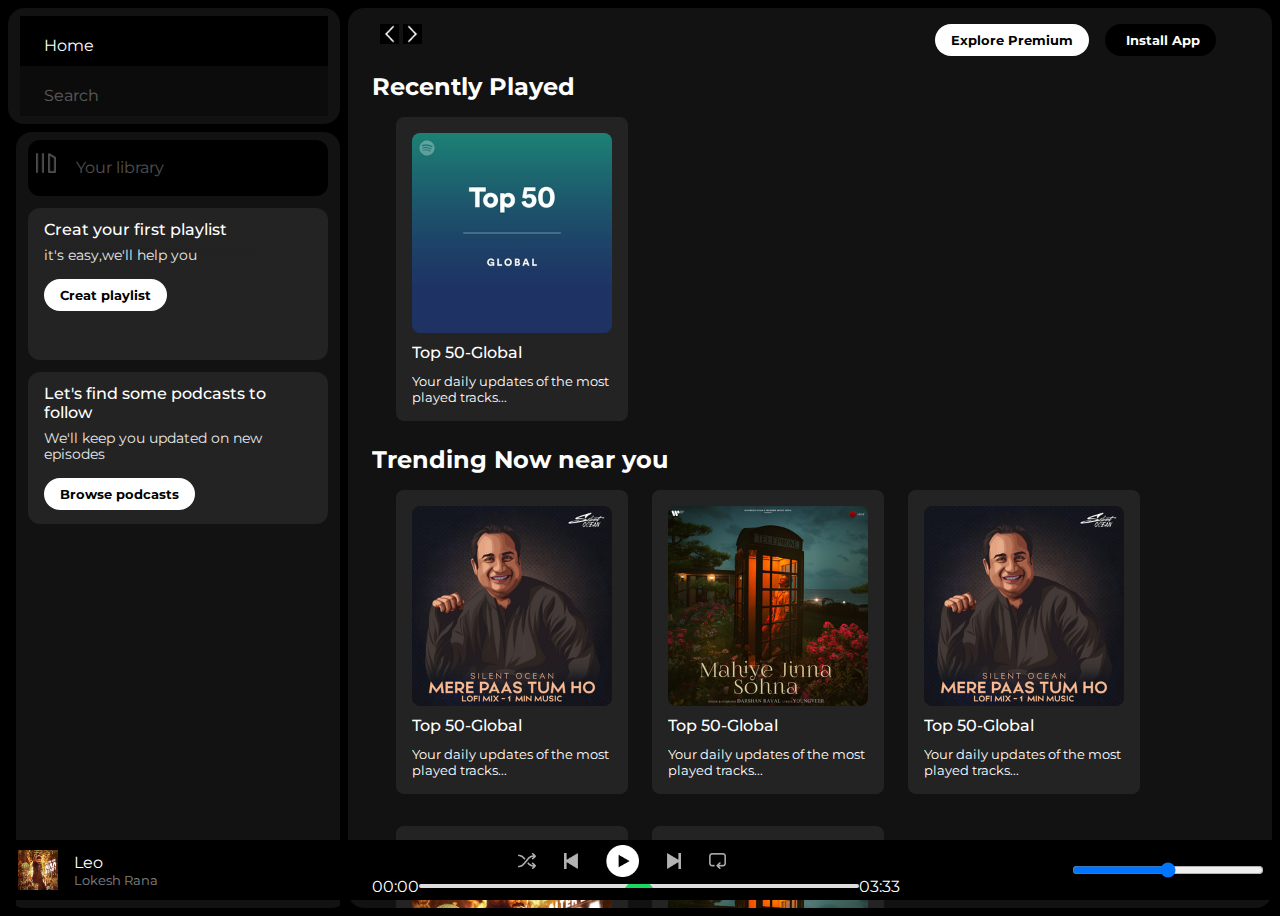
<file: index.html>
<!DOCTYPE html>
<html lang="en">
<head>
    <meta charset="UTF-8">
    <meta name="viewport" content="width=device-width, initial-scale=1.0">
    <link rel="stylesheet" href="https://cdnjs.cloudflare.com/ajax/libs/font-awesome/6.4.2/css/all.min.css" integrity="sha512-z3gLpd7yknf1YoNbCzqRKc4qyor8gaKU1qmn+CShxbuBusANI9QpRohGBreCFkKxLhei6S9CQXFEbbKuqLg0DA==" crossorigin="anonymous" referrerpolicy="no-referrer"/>
    <link rel="icon" href="logo.png">
    <title> Spotify - Web Player: Music for everyone </title>
    <link rel="preconnect" href="https://fonts.googleapis.com">
<link rel="preconnect" href="https://fonts.gstatic.com" crossorigin>
<link href="https://fonts.googleapis.com/css2?family=Dancing+Script:wght@500&family=Josefin+Sans&family=Montserrat:wght@300;400;500;600;700&family=Pacifico&family=Playfair+Display:ital@1&family=Poppins&display=swap" rel="stylesheet">
<link rel="stylesheet" href="spotify.css">
</head>
<body>
    <div class="main">
        <div class="sidebar">
           <div class="nav">
              <div class="nav-option" style="opacity: 1;">
                <i class="fa-solid fa-house"></i>
                <a href="#">Home</a>
              </div>
              <div class="nav-option">
                <i class="fa-solid fa-magnifying-glass"></i>
                <a href="#">Search</a>
              </div>
           </div>
           <div class="library">
              <div class="option">
                <div class="library-option nav-option">
                  <img src="library_icon.png">
                  <a href="#">Your library</a>
                </div>
                <div class="icons">
                  <i class="fa-solid fa-plus"></i>
                  <i class="fa-solid fa-arrow-right"></i>
                </div>
              </div>
              <div class="library_box">
                <div class="box1">
                  <div class="box1-p1">Creat your first playlist</div>
                  <div class="box1-p2">it's easy,we'll help you </div>
                  <button class="badge1">Creat playlist</button>
                </div>
                 <div class="box1">
                  <div class="box1-p1">Let's find some podcasts to follow</div>
                  <div class="box1-p2">We'll keep you updated on new episodes</div>
                  <button class="badge1">Browse podcasts</button>
                </div>
               </div> 
           </div>
        </div>
        <div class="main-content">

           <div class="sticky-nav">
            <div class="sticky-nav-icon">
              <img src="backward_icon.png">
              <img src="forward_icon.png" class="hide">
            </div>
              <div class="sticky-nav-option">
                <button class="badge1 hide">Explore Premium</button>
                <button class="badge1" id="b1"><i class="fa-regular fa-circle-down" style="margin-right: 5px;"></i>Install App</button>
                <i class="fa-regular fa-user"></i>
              </div>
              
           </div>
             <h2 style="background-color: #121212;">Recently Played</h2>
             <div class="cards-container">
               <div class="card">
                <img src="card1img.jpeg" class="card-image">
                <p class="card-title" style="background-color: #232323; margin-bottom: 0.65rem;
                margin-top: 0.4rem; z-index: -50;">Top 50-Global</p>
                <p class="card-info" style="background-color: #232323;font-size: small; z-index: -50;">Your daily updates of the most played tracks...</p>
               </div> 
             </div>

             <h2 style="background-color: #121212;">Trending Now near you</h2>
             <div class="cards-container">
               <div class="card">
                <img src="card3img.jpeg" class="card-image">
                <p class="card-title" style="background-color: #232323; margin-bottom: 0.65rem;
                margin-top: 0.4rem; z-index: -50;">Top 50-Global</p>
                <p class="card-info" style="background-color: #232323;font-size: small;">Your daily updates of the most played tracks...</p>
               </div> 
               <div class="card">
                <img src="card2img.jpeg" class="card-image">
                <p class="card-title" style="background-color: #232323; margin-bottom: 0.65rem;
                margin-top: 0.4rem;z-index: -50;">Top 50-Global</p>
                <p class="card-info" style="background-color: #232323;font-size: small;z-index: -50;">Your daily updates of the most played tracks...</p>
               </div> 
               <div class="card">
                <img src="card3img.jpeg" class="card-image">
                <p class="card-title" style="background-color: #232323; margin-bottom: 0.65rem;
                margin-top: 0.4rem;">Top 50-Global</p>
                <p class="card-info" style="background-color: #232323;font-size: small;">Your daily updates of the most played tracks...</p>
               </div> 
               <div class="card">
                <img src="card4img.jpeg" class="card-image">
                <p class="card-title" style="background-color: #232323; margin-bottom: 0.65rem;
                margin-top: 0.4rem;">Top 50-Global</p>
                <p class="card-info" style="background-color: #232323;font-size: small;">Your daily updates of the most played tracks...</p>
               </div> 
               <div class="card">
                <img src="card2img.jpeg" class="card-image">
                <p class="card-title" style="background-color: #232323; margin-bottom: 0.65rem;
                margin-top: 0.4rem;">Top 50-Global</p>
                <p class="card-info" style="background-color: #232323;font-size: small;">Your daily updates of the most played tracks...</p>
               </div> 
             </div>
             
             <h2 style="background-color: #121212;">Featured Chats</h2>
             <div class="cards-container">
               <div class="card">
                <img src="card1img.jpeg" class="card-image">
                <p class="card-title" style="background-color: #232323; margin-bottom: 0.65rem;
                margin-top: 0.4rem;">Top 50-Global</p>
                <p class="card-info" style="background-color: #232323;font-size: small;">Your daily updates of the most played tracks...</p>
               </div> 
               <div class="card">
                <img src="card6.jpeg" class="card-image">
                <p class="card-title" style="background-color: #232323; margin-bottom: 0.65rem;
                margin-top: 0.4rem;">Top Songs India</p>
                <p class="card-info" style="background-color: #232323;font-size: small;">Your daily updates of the most played tracks...</p>
               </div> 
               <div class="card">
                <img src="card5img.jpeg" class="card-image">
                <p class="card-title" style="background-color: #232323; margin-bottom: 0.65rem;
                margin-top: 0.4rem;">Top Songs Global</p>
                <p class="card-info" style="background-color: #232323;font-size: small;">Your daily updates of the most played tracks...</p>
               </div> 
             </div>
            <div class="footer">
              <div class="line"></div>
            </div>
        </div>
        
        <div class="music-player">
          <div class="album">
            <img src="card4img.jpeg" class="album-image">
            <div class="para">
              <p>Leo</p>
              <p class="para-p2">Lokesh Rana</p>
            </div>
            <i class="fa-regular fa-heart"></i>
            <i class="fa-regular fa-bookmark" style="margin-left: 1rem;"></i>
          </div>
          <div class="player">
            <div class="player-control">
              <img src="player_icon1.png" class="player-control-icon">
              <img src="player_icon2.png" class="player-control-icon">
              <img src="player_icon3.png" class="player-control-icon" style="opacity: 1; height: 2rem;">
              <img src="player_icon4.png" class="player-control-icon">
              <img src="player_icon5.png" class="player-control-icon">
            </div>
            <div class="playback-bar">
              <span class="curr-time">00:00</span>
              <input type="range" min="0" max="100" class="progress-bar" step="1">
              <span class="tot-time">03:33</span>
            </div>
          </div>
          <div class="control">
            <i class="fa-solid fa-volume-high"></i>
            <input type="range" min="0" max="100" class="control-bar" step="1">
          </div>
        </div>
    </div>
</body>
</html>
</file>
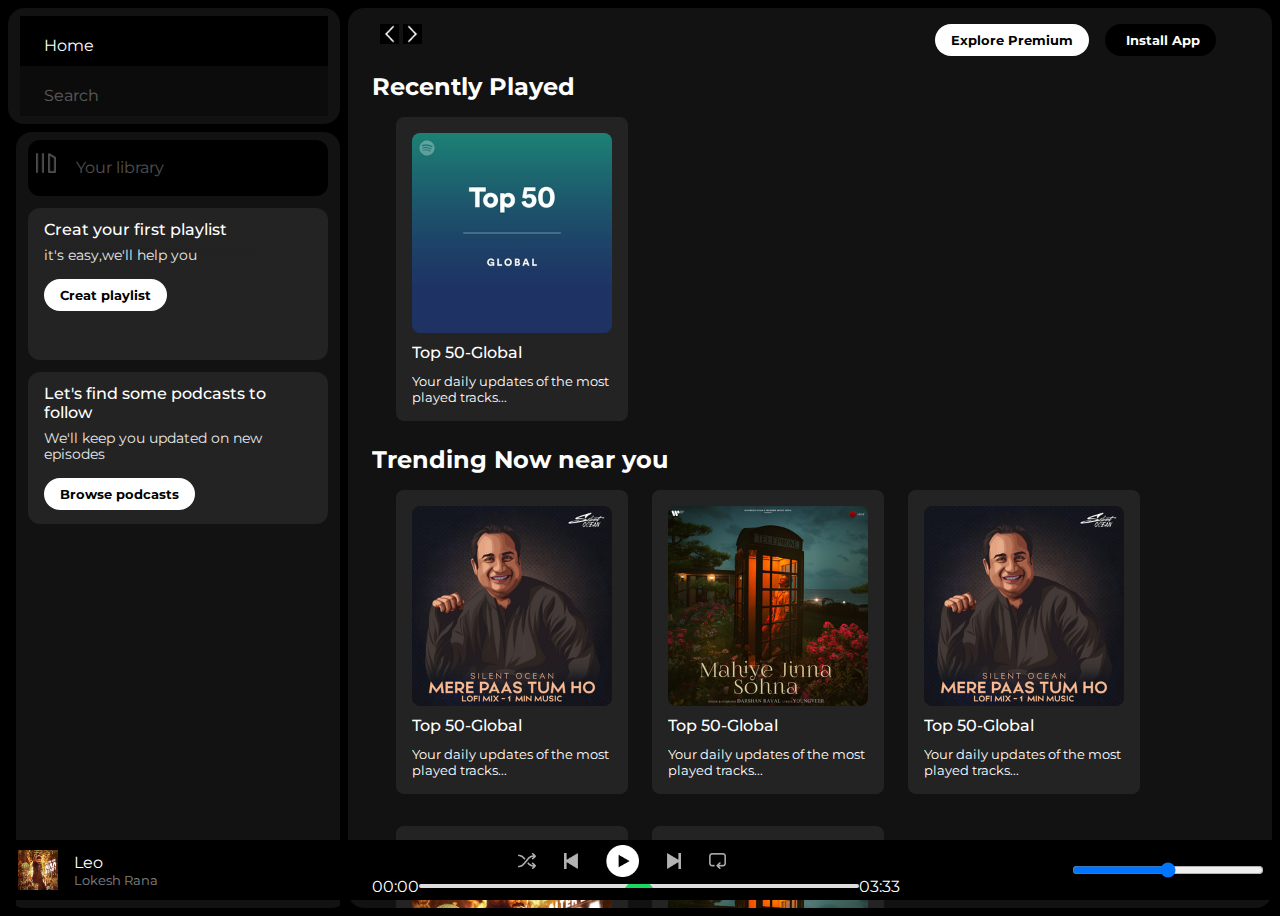
<file: spotify.html>
<!DOCTYPE html>
<html lang="en">
<head>
    <meta charset="UTF-8">
    <meta name="viewport" content="width=device-width, initial-scale=1.0">
    <link rel="stylesheet" href="https://cdnjs.cloudflare.com/ajax/libs/font-awesome/6.4.2/css/all.min.css" integrity="sha512-z3gLpd7yknf1YoNbCzqRKc4qyor8gaKU1qmn+CShxbuBusANI9QpRohGBreCFkKxLhei6S9CQXFEbbKuqLg0DA==" crossorigin="anonymous" referrerpolicy="no-referrer"/>
    <link rel="icon" href="logo.png">
    <title> Spotify - Web Player: Music for everyone </title>
    <link rel="preconnect" href="https://fonts.googleapis.com">
<link rel="preconnect" href="https://fonts.gstatic.com" crossorigin>
<link href="https://fonts.googleapis.com/css2?family=Dancing+Script:wght@500&family=Josefin+Sans&family=Montserrat:wght@300;400;500;600;700&family=Pacifico&family=Playfair+Display:ital@1&family=Poppins&display=swap" rel="stylesheet">
<link rel="stylesheet" href="spotify.css">
</head>
<body>
    <div class="main">
        <div class="sidebar">
           <div class="nav">
              <div class="nav-option" style="opacity: 1;">
                <i class="fa-solid fa-house"></i>
                <a href="#">Home</a>
              </div>
              <div class="nav-option">
                <i class="fa-solid fa-magnifying-glass"></i>
                <a href="#">Search</a>
              </div>
           </div>
           <div class="library">
              <div class="option">
                <div class="library-option nav-option">
                  <img src="library_icon.png">
                  <a href="#">Your library</a>
                </div>
                <div class="icons">
                  <i class="fa-solid fa-plus"></i>
                  <i class="fa-solid fa-arrow-right"></i>
                </div>
              </div>
              <div class="library_box">
                <div class="box1">
                  <div class="box1-p1">Creat your first playlist</div>
                  <div class="box1-p2">it's easy,we'll help you </div>
                  <button class="badge1">Creat playlist</button>
                </div>
                 <div class="box1">
                  <div class="box1-p1">Let's find some podcasts to follow</div>
                  <div class="box1-p2">We'll keep you updated on new episodes</div>
                  <button class="badge1">Browse podcasts</button>
                </div>
               </div> 
           </div>
        </div>
        <div class="main-content">

           <div class="sticky-nav">
            <div class="sticky-nav-icon">
              <img src="backward_icon.png">
              <img src="forward_icon.png" class="hide">
            </div>
              <div class="sticky-nav-option">
                <button class="badge1 hide">Explore Premium</button>
                <button class="badge1" id="b1"><i class="fa-regular fa-circle-down" style="margin-right: 5px;"></i>Install App</button>
                <i class="fa-regular fa-user"></i>
              </div>
              
           </div>
             <h2 style="background-color: #121212;">Recently Played</h2>
             <div class="cards-container">
               <div class="card">
                <img src="card1img.jpeg" class="card-image">
                <p class="card-title" style="background-color: #232323; margin-bottom: 0.65rem;
                margin-top: 0.4rem; z-index: -50;">Top 50-Global</p>
                <p class="card-info" style="background-color: #232323;font-size: small; z-index: -50;">Your daily updates of the most played tracks...</p>
               </div> 
             </div>

             <h2 style="background-color: #121212;">Trending Now near you</h2>
             <div class="cards-container">
               <div class="card">
                <img src="card3img.jpeg" class="card-image">
                <p class="card-title" style="background-color: #232323; margin-bottom: 0.65rem;
                margin-top: 0.4rem; z-index: -50;">Top 50-Global</p>
                <p class="card-info" style="background-color: #232323;font-size: small;">Your daily updates of the most played tracks...</p>
               </div> 
               <div class="card">
                <img src="card2img.jpeg" class="card-image">
                <p class="card-title" style="background-color: #232323; margin-bottom: 0.65rem;
                margin-top: 0.4rem;z-index: -50;">Top 50-Global</p>
                <p class="card-info" style="background-color: #232323;font-size: small;z-index: -50;">Your daily updates of the most played tracks...</p>
               </div> 
               <div class="card">
                <img src="card3img.jpeg" class="card-image">
                <p class="card-title" style="background-color: #232323; margin-bottom: 0.65rem;
                margin-top: 0.4rem;">Top 50-Global</p>
                <p class="card-info" style="background-color: #232323;font-size: small;">Your daily updates of the most played tracks...</p>
               </div> 
               <div class="card">
                <img src="card4img.jpeg" class="card-image">
                <p class="card-title" style="background-color: #232323; margin-bottom: 0.65rem;
                margin-top: 0.4rem;">Top 50-Global</p>
                <p class="card-info" style="background-color: #232323;font-size: small;">Your daily updates of the most played tracks...</p>
               </div> 
               <div class="card">
                <img src="card2img.jpeg" class="card-image">
                <p class="card-title" style="background-color: #232323; margin-bottom: 0.65rem;
                margin-top: 0.4rem;">Top 50-Global</p>
                <p class="card-info" style="background-color: #232323;font-size: small;">Your daily updates of the most played tracks...</p>
               </div> 
             </div>
             
             <h2 style="background-color: #121212;">Featured Chats</h2>
             <div class="cards-container">
               <div class="card">
                <img src="card1img.jpeg" class="card-image">
                <p class="card-title" style="background-color: #232323; margin-bottom: 0.65rem;
                margin-top: 0.4rem;">Top 50-Global</p>
                <p class="card-info" style="background-color: #232323;font-size: small;">Your daily updates of the most played tracks...</p>
               </div> 
               <div class="card">
                <img src="card6.jpeg" class="card-image">
                <p class="card-title" style="background-color: #232323; margin-bottom: 0.65rem;
                margin-top: 0.4rem;">Top Songs India</p>
                <p class="card-info" style="background-color: #232323;font-size: small;">Your daily updates of the most played tracks...</p>
               </div> 
               <div class="card">
                <img src="card5img.jpeg" class="card-image">
                <p class="card-title" style="background-color: #232323; margin-bottom: 0.65rem;
                margin-top: 0.4rem;">Top Songs Global</p>
                <p class="card-info" style="background-color: #232323;font-size: small;">Your daily updates of the most played tracks...</p>
               </div> 
             </div>
            <div class="footer">
              <div class="line"></div>
            </div>
        </div>
        
        <div class="music-player">
          <div class="album">
            <img src="card4img.jpeg" class="album-image">
            <div class="para">
              <p>Leo</p>
              <p class="para-p2">Lokesh Rana</p>
            </div>
            <i class="fa-regular fa-heart"></i>
            <i class="fa-regular fa-bookmark" style="margin-left: 1rem;"></i>
          </div>
          <div class="player">
            <div class="player-control">
              <img src="player_icon1.png" class="player-control-icon">
              <img src="player_icon2.png" class="player-control-icon">
              <img src="player_icon3.png" class="player-control-icon" style="opacity: 1; height: 2rem;">
              <img src="player_icon4.png" class="player-control-icon">
              <img src="player_icon5.png" class="player-control-icon">
            </div>
            <div class="playback-bar">
              <span class="curr-time">00:00</span>
              <input type="range" min="0" max="100" class="progress-bar" step="1">
              <span class="tot-time">03:33</span>
            </div>
          </div>
          <div class="control">
            <i class="fa-solid fa-volume-high"></i>
            <input type="range" min="0" max="100" class="control-bar" step="1">
          </div>
        </div>
    </div>
</body>
</html>
</file>
<file: spotify.css>
*{
    font-family: 'Montserrat', sans-serif;
    margin:0;
    background-color: black;
    color: white;
    overflow: hidden;
}
.main{
    display: flex;
    height: 100vh;
    padding: 0.5rem;
}
.sidebar{
  width: 340px;
  border-radius: 1rem;
  background-color:black;
}
.main-content{
  flex: 1;
  border-radius: 1rem;
  overflow: auto;
  background-color: #121212;
  padding: 0 1.5rem 0 1.5rem;
}
.music-player{
  background-color:black;
  position:fixed;
  bottom: 0px;
  width: 100vw;
  height: 60px;
}
a{
  text-decoration: none;
}
.nav{
  background-color: #121212;
  border-radius: 1rem;
  display: flex;
  flex-direction: column;
  justify-content: center;
  height: 100px;
  padding: 0.5rem 0.75rem;
  margin-right: 0.5rem;
  z-index: 100;
}
.nav-option{
 line-height: 2.5rem;
 opacity: 0.3;
 padding: 0.5rem;
}
.nav-option:hover{
  opacity:1;
 }
.nav-option i{
   font-size: 1.25rem;
   opacity: 1;
}
.nav-option a{
  font-size: 1rem;
  margin-left: 1rem;
}
.library{
  background-color: #121212;
  border-radius: 1rem;
  height: 100%;
  margin: 0.5rem;
  padding: 0.5rem 0.75rem;
}
.option{
  display: flex;
  justify-content: space-between;
  align-items:center ;
  border-radius: 0.75rem;
}
.icons{
  display: flex;
}
.library-option img{
  height: 1.25rem;
  width: 1.25rem;
}
icons{
  display: flex;
}
.icons i{
  font-size: 1.25rem;
  margin-right: 1rem;
  opacity: 0.5;
}
.icons i:hover{
  opacity: 1;
}
.box1{
  height: 8rem;
  background-color: #232323;
  border-radius: 0.75rem;
  margin: 0.75rem 0 0.75rem 0;
  padding: 0.75rem 1rem;
}
.box1-p1{
  font-size: 1rem;
  background-color: #232323;
  font-weight: 500;
  margin-bottom: 0.5rem;
}
.box1-p2{
  background-color: #232323;
  font-size: 0.85rem;
  opacity: 0.9;
  margin-bottom: 0.5rem;
}
.badge1{
  background-color:white;
  border: none;
  color: black;
  border-radius: 100px;
  font-weight: 700;
  padding:0.25rem 1rem;
  margin-top: 0.5rem;
  height: 2rem;
  width: fit-content;
}
.library_box{
  background-color: #121212;
}
.badge2{
  background-color: white;
  color: black;
  border: none;
}
.badge3{
  background-color:white;
  color: black;
  border: none;
}
.badge i{
  background-color: white;
}
.sticky-nav{
  position: sticky;
  top:0;
  background-color: #121212;
  display: flex;
  justify-content: space-between;
  align-items: center;
  padding: 0.5rem 0 1rem 0;
}
.sticky-nav-option{
  background-color: #121212;
}
.sticky-nav-icon{
  background-color: #121212;
  margin-left: 0.5rem;
}
.sticky-nav-icon img{
  height: 1.2rem;
  width: 1.2rem;
}
.sticky-nav-option{
  display: flex;
  justify-content:center;
  align-items: center;
}
.sticky-nav-option button{
  margin-right: 1rem;
}
.sticky-nav-option i{
  margin-right: 1rem;
}
.sticky-nav-option #b1{
  background-color: black;
  color: white;
}
@media(max-width:1000px){
  .hide{
    display: none;
  }
}
.card{
  background-color: #232323;
  margin-top: 1rem;
  width: 200px;
  border-radius: 0.5rem;
  padding: 1rem;
  margin-left: 1.5rem;
  margin-bottom: 1rem;
}
.cards-container{
  display: flex;
  background-color: #121212;
  flex-wrap: wrap;
  margin-bottom: 0.5rem;
}
.card-image{
  width: 100%;
  border-radius: 0.5rem;
}
.card-title{
  font-weight: 500;
}
.footer{
  height: 300px;
  background-color: #121212;
  display: flex;
  align-items: center;
  justify-content: center;
}
.line{
  background-color:#121212;
  height: 50%;
  width: 90%;
  opacity: 0.4;
  border-top: 1px solid white;
}
.music-player{
  display: flex;
  justify-content: space-between;
  align-items: center;
}
.album{
  width: 25%;
}
.player{
  width: 50%;
}
.control{
  width: 25%;
}
.player-control{
  display: flex;
  background-color: black;
  justify-content:center;
  align-items: center;
}
.player-control-icon{
  height: 1rem;
  margin-right: 1.75rem;
  opacity: 0.7;
}
.player-control-icon:hover{
   opacity: 1;
}
.playback-bar{
  display: flex;
  background-color:transparent;
  z-index: -10;
  justify-content: center;
  align-items: center;
}
.progress-bar{
  width: 70%;
  appearance: none;
  background-color: transparent;
  cursor: pointer;
}
.progress-bar::-webkit-slider-runnable-track{
  background-color: #ddd;
  border-radius: 100px;
  height: 0.2rem;
}
.progress-bar::-webkit-slider-thumb{
  appearance: none;
  height: 2rem;
  width: 2rem;
  background-color:#1bd760;
  border-radius: 50%;
  margin-top: -4.5px;
}
.album-image{
  height: 2.5rem;

}
.album{
  display: flex;
  align-items: center;
}
.album-image{
  margin-right: 1rem;
  margin-left: 0.6rem;
}
.para{
  margin-right: 1rem;
}
.para-p2{
  opacity: 0.5;
  font-size: small;
}
.album i{
  opacity: 0.5;
}
.album i:hover{
  opacity: 1;
}
.control{
  display: flex;
  flex-direction:row;
  justify-content: flex-end;
  margin-right: 1.5rem;
}
.control i{
  margin-right: 0.5rem;
}
.control-bar{
  width: 12rem;
}
</file>
